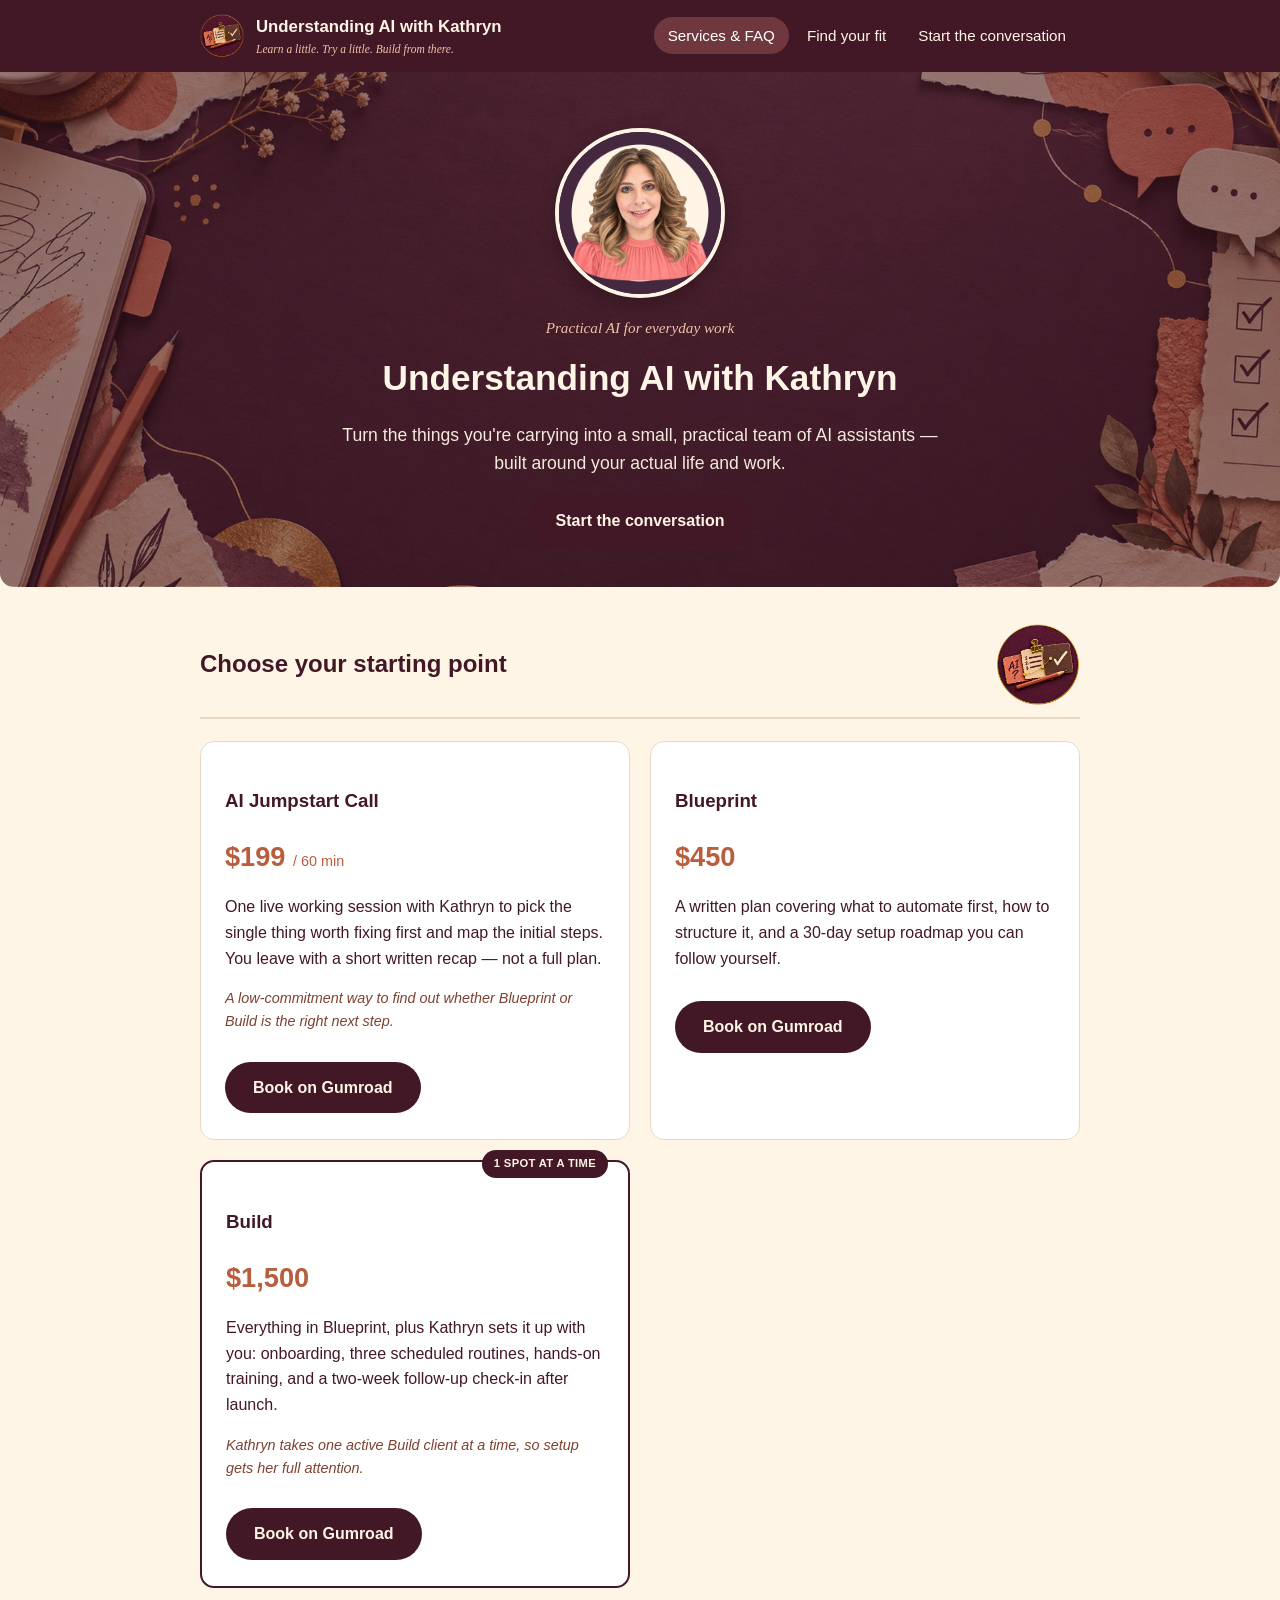
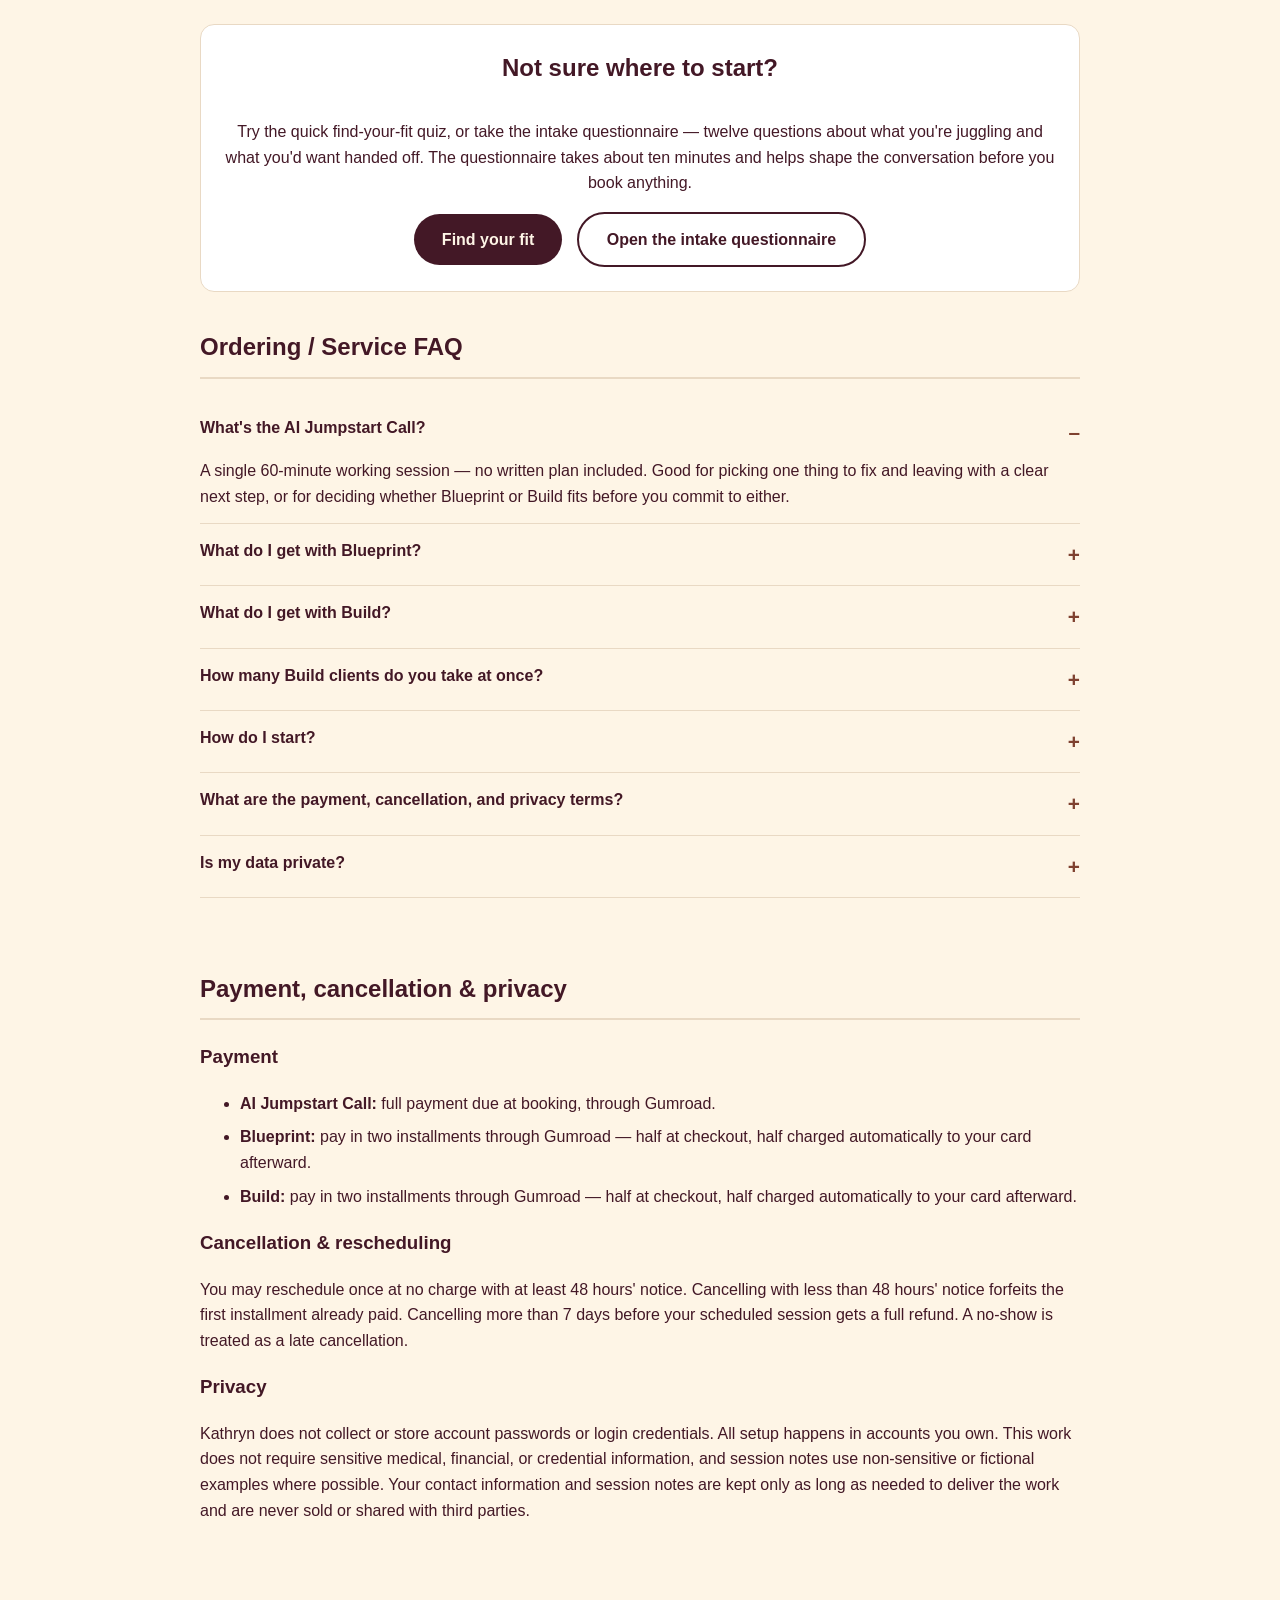
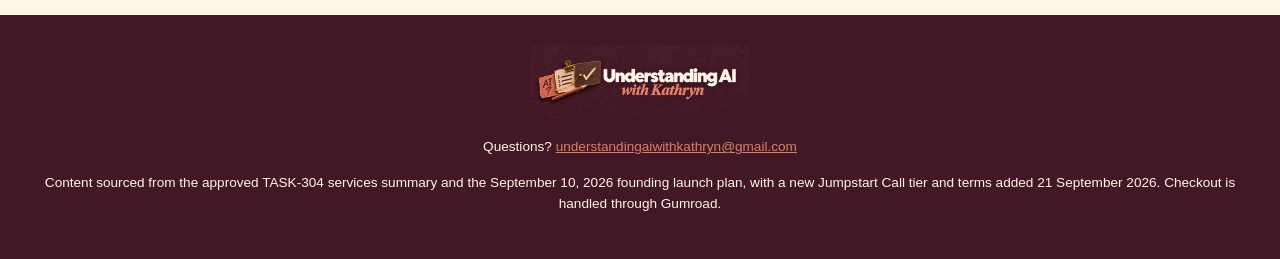
<file: index.html>
<!DOCTYPE html>
<html lang="en">
<head>
<meta charset="UTF-8">
<meta name="viewport" content="width=device-width, initial-scale=1.0">
<title>Understanding AI with Kathryn — AI Consulting</title>
<meta name="description" content="Practical AI consulting with Kathryn — book a Jumpstart Call, Blueprint, or Build.">
<meta name="robots" content="noindex, nofollow">
<meta property="og:title" content="Understanding AI with Kathryn">
<meta property="og:description" content="Practical AI help for your everyday life and business.">
<meta property="og:image" content="https://understanding-ai-with-kathryn.github.io/assets/uaiwk-share-preview-2026-10.png">
<meta property="og:image:type" content="image/png">
<meta property="og:image:width" content="1200">
<meta property="og:image:height" content="630">
<meta property="og:image:alt" content="Understanding AI with Kathryn: Practical AI help for your everyday life and business.">
<meta name="twitter:image" content="https://understanding-ai-with-kathryn.github.io/assets/uaiwk-share-preview-2026-10.png">
<meta name="twitter:image:alt" content="Understanding AI with Kathryn: Practical AI help for your everyday life and business.">
<meta name="twitter:description" content="Practical AI help for your everyday life and business.">
<meta property="og:type" content="website">
<meta name="twitter:card" content="summary_large_image">
<link rel="icon" href="assets/uaiwk-icon.png">
<link rel="stylesheet" href="assets/brand.css">
</head>
<body>
<a class="skip-link" href="#main">Skip to main content</a>

<header class="site-header">
  <div class="bar">
    <a class="brand-lockup" href="index.html">
      <img src="assets/uaiwk-icon.png" alt="Understanding AI with Kathryn logo">
      <span>
        <span class="name">Understanding AI with Kathryn</span>
        <span class="subline">Learn a little. Try a little. Build from there.</span>
      </span>
    </a>
    <button class="nav-toggle" type="button" aria-controls="primary-nav">Menu</button>
    <nav class="primary-nav" id="primary-nav" aria-label="Primary">
      <ul>
        <li><a href="index.html" aria-current="page">Services &amp; FAQ</a></li>
        <li><a href="find-your-fit.html">Find your fit</a></li>
        <li><a href="intake.html">Start the conversation</a></li>
      </ul>
    </nav>
  </div>
</header>

<main id="main">

  <section class="hero">
    <div class="wrap">
      <img class="hero-portrait" src="assets/kathryn-portrait.png" alt="Illustrated portrait of Kathryn">
      <div class="eyebrow italic-accent">Practical AI for everyday work</div>
      <h1>Understanding AI with Kathryn</h1>
      <p class="lede">Turn the things you're carrying into a small, practical team of AI assistants — built around your actual life and work.</p>
      <a class="btn" href="intake.html">Start the conversation</a>
    </div>
  </section>

  <div class="wrap">

    <section aria-labelledby="tiers-heading">
      <div class="tiers-heading-row">
        <h2 id="tiers-heading">Choose your starting point</h2>
        <img class="ai-steps-badge" src="assets/ai-steps-badge.png" alt="" aria-hidden="true">
      </div>
      <div class="tiers">
        <div class="tier">
          <h3>AI Jumpstart Call</h3>
          <p class="price">$199 <span style="font-size:.9rem;font-weight:normal;">/ 60 min</span></p>
          <p>One live working session with Kathryn to pick the single thing worth fixing first and map the initial steps. You leave with a short written recap — not a full plan.</p>
          <p style="font-style:italic;color:var(--brown);font-size:.9rem;">A low-commitment way to find out whether Blueprint or Build is the right next step.</p>
          <a class="btn" href="https://5730209363753.gumroad.com/l/ai-jumpstart-call" style="display:inline-block;margin-top:14px;">Book on Gumroad</a>
        </div>
        <div class="tier">
          <h3>Blueprint</h3>
          <p class="price">$450</p>
          <p>A written plan covering what to automate first, how to structure it, and a 30-day setup roadmap you can follow yourself.</p>
          <a class="btn" href="https://5730209363753.gumroad.com/l/blueprint" style="display:inline-block;margin-top:14px;">Book on Gumroad</a>
        </div>
        <div class="tier build">
          <span class="spot-badge">1 spot at a time</span>
          <h3>Build</h3>
          <p class="price">$1,500</p>
          <p>Everything in Blueprint, plus Kathryn sets it up with you: onboarding, three scheduled routines, hands-on training, and a two-week follow-up check-in after launch.</p>
          <p style="font-style:italic;color:var(--brown);font-size:.9rem;">Kathryn takes one active Build client at a time, so setup gets her full attention.</p>
          <a class="btn" href="https://5730209363753.gumroad.com/l/build" style="display:inline-block;margin-top:14px;">Book on Gumroad</a>
        </div>
      </div>
    </section>

    <section aria-labelledby="intake-cta-heading" class="card" style="text-align:center;">
      <h2 id="intake-cta-heading" style="border:none;">Not sure where to start?</h2>
      <p>Try the quick find-your-fit quiz, or take the intake questionnaire — twelve questions about what you're juggling and what you'd want handed off. The questionnaire takes about ten minutes and helps shape the conversation before you book anything.</p>
      <a class="btn" href="find-your-fit.html">Find your fit</a>
      <a class="btn ghost" href="intake.html" style="margin-left:10px;">Open the intake questionnaire</a>
    </section>

    <section aria-labelledby="faq-heading">
      <h2 id="faq-heading">Ordering / Service FAQ</h2>

      <details class="faq-item" open>
        <summary>What's the AI Jumpstart Call?</summary>
        <p>A single 60-minute working session — no written plan included. Good for picking one thing to fix and leaving with a clear next step, or for deciding whether Blueprint or Build fits before you commit to either.</p>
      </details>
      <details class="faq-item">
        <summary>What do I get with Blueprint?</summary>
        <p>A written plan covering your client journey, onboarding boundaries, and a 30-day setup plan — yours to implement on your own timeline.</p>
      </details>
      <details class="faq-item">
        <summary>What do I get with Build?</summary>
        <p>Everything in Blueprint, plus Kathryn's direct setup work: three scheduled routines built and running, a training walkthrough, a welcome and setup record, and a two-week follow-up to catch anything that needs adjusting.</p>
      </details>
      <details class="faq-item">
        <summary>How many Build clients do you take at once?</summary>
        <p>One at a time, so each setup gets full attention before the next one starts.</p>
      </details>
      <details class="faq-item">
        <summary>How do I start?</summary>
        <p>Choose a tier above and book it through Gumroad, or email <a href="mailto:understandingaiwithkathryn@gmail.com">understandingaiwithkathryn@gmail.com</a> first if you'd rather talk it through. You can also fill out the <a href="intake.html">intake questionnaire</a> before or after booking — it emails your answers to Kathryn, but booking and payment only happen through Gumroad.</p>
      </details>
      <details class="faq-item">
        <summary>What are the payment, cancellation, and privacy terms?</summary>
        <p>See the full terms below before you book; email Kathryn first if anything is unclear.</p>
      </details>
      <details class="faq-item">
        <summary>Is my data private?</summary>
        <p>Setup happens in accounts you own and control. Kathryn doesn't ask for or store your passwords or account credentials, and this work does not require sensitive medical, financial, or credential information. Full written privacy terms are below.</p>
      </details>
    </section>

    <section aria-labelledby="terms-heading">
      <h2 id="terms-heading">Payment, cancellation &amp; privacy</h2>

      <h3>Payment</h3>
      <ul class="plain">
        <li><strong>AI Jumpstart Call:</strong> full payment due at booking, through Gumroad.</li>
        <li><strong>Blueprint:</strong> pay in two installments through Gumroad — half at checkout, half charged automatically to your card afterward.</li>
        <li><strong>Build:</strong> pay in two installments through Gumroad — half at checkout, half charged automatically to your card afterward.</li>
      </ul>

      <h3>Cancellation &amp; rescheduling</h3>
      <p>You may reschedule once at no charge with at least 48 hours' notice. Cancelling with less than 48 hours' notice forfeits the first installment already paid. Cancelling more than 7 days before your scheduled session gets a full refund. A no-show is treated as a late cancellation.</p>

      <h3>Privacy</h3>
      <p>Kathryn does not collect or store account passwords or login credentials. All setup happens in accounts you own. This work does not require sensitive medical, financial, or credential information, and session notes use non-sensitive or fictional examples where possible. Your contact information and session notes are kept only as long as needed to deliver the work and are never sold or shared with third parties.</p>
    </section>

  </div>
</main>

<footer class="site-footer">
  <img class="footer-logo" src="assets/footer-logo.jpg" alt="Understanding AI with Kathryn">
  <p>Questions? <a href="mailto:understandingaiwithkathryn@gmail.com">understandingaiwithkathryn@gmail.com</a></p>
  <p>Content sourced from the approved TASK-304 services summary and the September 10, 2026 founding launch plan, with a new Jumpstart Call tier and terms added 21 September 2026. Checkout is handled through Gumroad.</p>
</footer>

<script src="assets/site.js"></script>
</body>
</html>
</file>
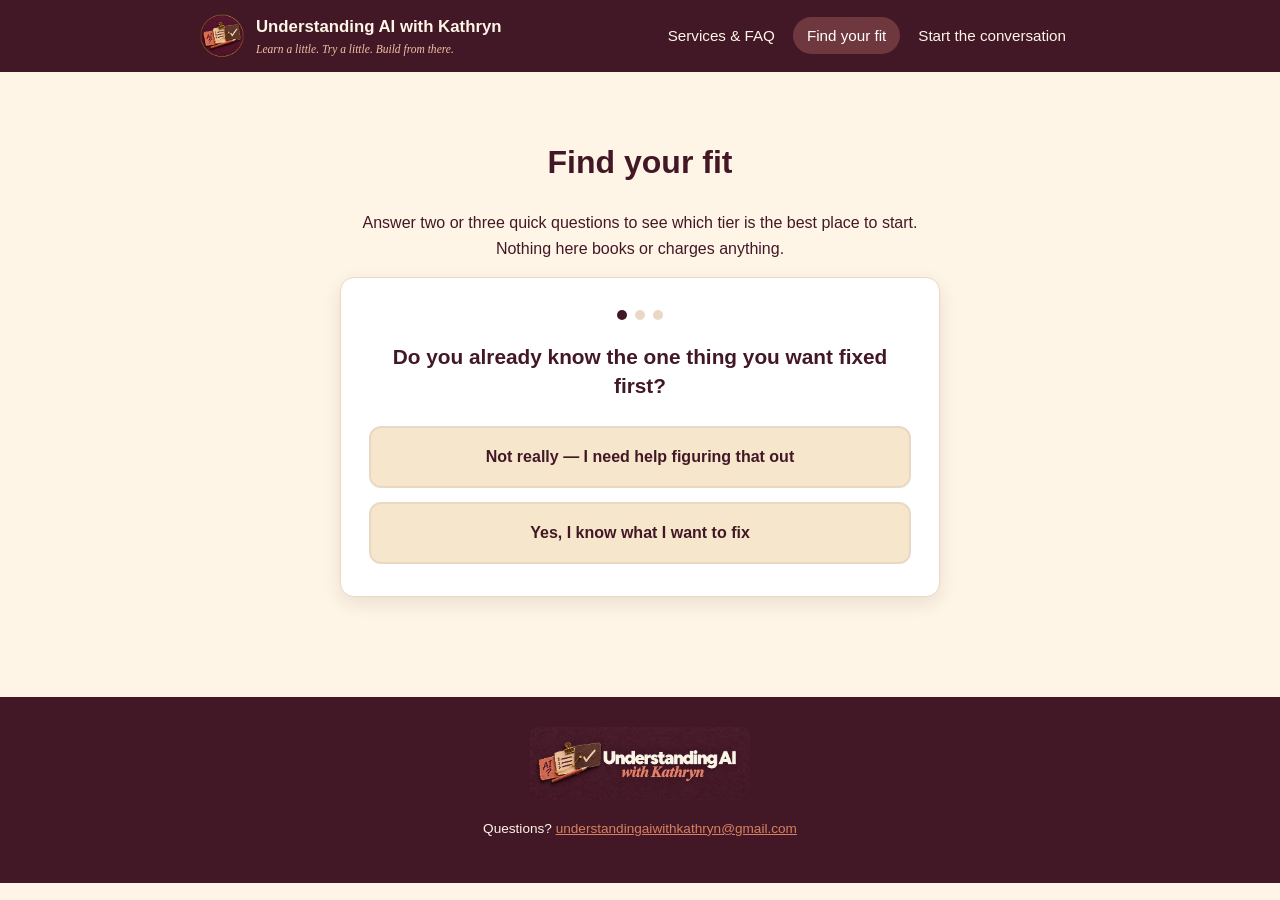
<file: find-your-fit.html>
<!DOCTYPE html>
  <html lang="en">
  <head>
  <meta charset="UTF-8">
  <meta name="viewport" content="width=device-width, initial-scale=1.0">
  <title>Find your fit — Understanding AI with Kathryn</title>
  <meta name="description" content="Answer a couple of quick questions to see which Understanding AI with Kathryn tier fits you best.">
  <meta name="robots" content="noindex, nofollow">
  <meta property="og:title" content="Understanding AI with Kathryn">
  <meta property="og:description" content="Practical AI help for your everyday life and business.">
  <meta property="og:image" content="https://understanding-ai-with-kathryn.github.io/assets/uaiwk-share-preview-2026-10.png">
  <meta property="og:image:type" content="image/png">
  <meta property="og:image:width" content="1200">
  <meta property="og:image:height" content="630">
  <meta property="og:image:alt" content="Understanding AI with Kathryn: Practical AI help for your everyday life and business.">
  <meta name="twitter:image" content="https://understanding-ai-with-kathryn.github.io/assets/uaiwk-share-preview-2026-10.png">
  <meta name="twitter:image:alt" content="Understanding AI with Kathryn: Practical AI help for your everyday life and business.">
  <meta name="twitter:description" content="Practical AI help for your everyday life and business.">
  <meta property="og:type" content="website">
  <meta name="twitter:card" content="summary_large_image">
  <link rel="icon" href="assets/uaiwk-icon.png">
  <link rel="stylesheet" href="assets/brand.css">
  <style>
    .quiz-wrap{max-width:640px;margin:0 auto;padding:44px 20px 60px;}
  .quiz-card{
        background:#fff;
        border:1px solid var(--border);
    border-radius:var(--radius);
    padding:32px 28px;
    text-align:center;
    box-shadow:0 6px 18px rgba(67,24,38,.10);
}
  .quiz-progress{
        display:flex;
    justify-content:center;
    gap:8px;
    margin-bottom:22px;
}
  .quiz-progress span{
        width:10px;height:10px;border-radius:50%;
    background:var(--border);
    display:inline-block;
}
  .quiz-progress span.done{background:var(--coral-deep);}
  .quiz-progress span.current{background:var(--plum);}
  .quiz-question{
        font-size:1.3rem;
    font-weight:bold;
    color:var(--plum);
    margin:0 0 26px;
    line-height:1.4;
}
  .quiz-options{
        display:flex;
    flex-direction:column;
    gap:14px;
}
  .quiz-option{
        display:block;
    width:100%;
    background:var(--cream-deep);
    border:2px solid var(--border);
    border-radius:12px;
    padding:16px 20px;
    font:inherit;
    font-weight:bold;
    color:var(--plum);
    cursor:pointer;
    text-align:center;
    transition:background .15s, border-color .15s;
}
  .quiz-option:hover{
        background:#fff;
            border-color:var(--plum);
  }
  .quiz-back{
        display:inline-block;
    margin-top:22px;
    font-size:.9rem;
    color:var(--brown);
    background:none;
    border:none;
    cursor:pointer;
    text-decoration:underline;
    font-family:inherit;
}
  .quiz-result .spot-badge-inline{
        display:inline-block;
    background:var(--plum);
    color:var(--cream);
    font-size:.72rem;
    font-weight:bold;
    text-transform:uppercase;
    letter-spacing:.03em;
    padding:5px 12px;
    border-radius:999px;
    margin-bottom:14px;
  }
  .quiz-result h2{
    border:none;
    margin:0 0 6px;
}
  .quiz-result .price{
    font-size:1.6rem;
    font-weight:bold;
    color:var(--coral-deep);
    margin:0 0 14px;
  }
  .quiz-result p.desc{margin:0 0 22px;}
  .quiz-result .btn{margin:6px;}
  .quiz-restart{
        display:block;
    margin-top:18px;
    font-size:.9rem;
    color:var(--brown);
}
    </style>
      </head>
      <body>
      <a class="skip-link" href="#main">Skip to main content</a>

      <header class="site-header">
        <div class="bar">
          <a class="brand-lockup" href="index.html">
            <img src="assets/uaiwk-icon.png" alt="Understanding AI with Kathryn logo">
            <span>
              <span class="name">Understanding AI with Kathryn</span>
        <span class="subline">Learn a little. Try a little. Build from there.</span>
      </span>
    </a>
          <button class="nav-toggle" type="button" aria-controls="primary-nav">Menu</button>
          <nav class="primary-nav" id="primary-nav" aria-label="Primary">
            <ul>
              <li><a href="index.html">Services &amp; FAQ</a></li>
              <li><a href="find-your-fit.html" aria-current="page">Find your fit</a></li>
        <li><a href="intake.html">Start the conversation</a></li>
      </ul>
    </nav>
  </div>
</header>

      <main id="main">
        <div class="quiz-wrap">
          <h1 style="text-align:center;">Find your fit</h1>
    <p style="text-align:center;">Answer two or three quick questions to see which tier is the best place to start. Nothing here books or charges anything.</p>

          <div class="quiz-card" id="quiz-card"></div>
        </div>
      </main>

      <footer class="site-footer">
        <img class="footer-logo" src="assets/footer-logo.jpg" alt="Understanding AI with Kathryn">
        <p>Questions? <a href="mailto:understandingaiwithkathryn@gmail.com">understandingaiwithkathryn@gmail.com</a></p>
      </footer>

      <script src="assets/site.js"></script>
      <script>
      (function () {
        "use strict";

  var TIERS = {
    jumpstart: {
      badge: "Start here",
              name: "AI Jumpstart Call",
              price: "$199 <span style=\"font-size:.9rem;font-weight:normal;\">/ 60 min</span>",
              desc: "One live working session with Kathryn to pick the single thing worth fixing first and map the initial steps. A low-commitment way to find out whether Blueprint or Build is the right next step.",
              link: "https://5730209363753.gumroad.com/l/ai-jumpstart-call"
        },
            blueprint: {
      badge: "Sounds like you",
              name: "Blueprint",
              price: "$450",
              desc: "A written plan covering what to automate first, how to structure it, and a 30-day setup roadmap you can follow yourself.",
              link: "https://5730209363753.gumroad.com/l/blueprint"
        },
            build: {
      badge: "1 spot at a time",
              name: "Build",
              price: "$1,500",
              desc: "Everything in Blueprint, plus Kathryn sets it up with you: onboarding, three scheduled routines, hands-on training, and a two-week follow-up check-in after launch.",
              link: "https://5730209363753.gumroad.com/l/build"
        }
    };

  // Each node is either a question ({q, options:[{label,to}]}) or a result ({result: tierKey}).
  var NODES = {
    start: {
      q: "Do you already know the one thing you want fixed first?",
              options: [
        { label: "Not really — I need help figuring that out", to: "result-jumpstart" },
{ label: "Yes, I know what I want to fix", to: "know-plan-vs-build" }
      ]
  },
    "know-plan-vs-build": {
      q: "Would you rather follow a written plan yourself, or have Kathryn set it up with you hands-on?",
              options: [
        { label: "I'll follow a plan myself", to: "result-blueprint" },
{ label: "I'd like hands-on help setting it up", to: "build-check" }
      ]
    },
    "build-check": {
      q: "Build includes onboarding, three scheduled routines, training, and a follow-up check-in — and Kathryn only takes one Build client at a time. Still want that level of hands-on setup?",
              options: [
        { label: "Yes, that's what I want", to: "result-build" },
{ label: "Actually, just the written plan is fine", to: "result-blueprint" }
      ]
    },
    "result-jumpstart": { result: "jumpstart" },
    "result-blueprint": { result: "blueprint" },
          "result-build": { result: "build" }
                        };

  var history = ["start"];
  var card = document.getElementById("quiz-card");

  function totalSteps() {
        return 3; // longest path through the tree
  }

  function renderProgress(stepIndex) {
        var dots = "";
    for (var i = 0; i < totalSteps(); i++) {
      var cls = i < stepIndex ? "done" : (i === stepIndex ? "current" : "");
      dots += '<span class="' + cls + '"></span>';
    }
    return '<div class="quiz-progress" aria-hidden="true">' + dots + "</div>";
  }

  function renderQuestion(nodeKey) {
        var node = NODES[nodeKey];
    var stepIndex = history.length - 1;
    var html = renderProgress(stepIndex);
    html += '<p class="quiz-question">' + node.q + "</p>";
    html += '<div class="quiz-options">';
    node.options.forEach(function (opt) {
            html += '<button type="button" class="quiz-option" data-to="' + opt.to + '">' + opt.label + "</button>";
    });
    html += "</div>";
    if (history.length > 1) {
      html += '<button type="button" class="quiz-back" id="quiz-back-btn">&larr; Back</button>';
    }
    card.innerHTML = html;

    Array.prototype.forEach.call(card.querySelectorAll(".quiz-option"), function (btn) {
            btn.addEventListener("click", function () {
                      var to = btn.getAttribute("data-to");
        history.push(to);
        render();
            });
    });
    var backBtn = document.getElementById("quiz-back-btn");
    if (backBtn) {
      backBtn.addEventListener("click", function () {
                history.pop();
        render();
      });
    }
  }

  function renderResult(nodeKey) {
        var tierKey = NODES[nodeKey].result;
    var tier = TIERS[tierKey];
    var html = '<div class="quiz-result">';
    html += '<span class="spot-badge-inline">' + tier.badge + "</span>";
    html += "<h2>" + tier.name + "</h2>";
    html += '<p class="price">' + tier.price + "</p>";
    html += '<p class="desc">' + tier.desc + "</p>";
    html += '<a class="btn" href="' + tier.link + '">Book on Gumroad</a>';
    html += ' <a class="btn ghost" href="index.html">See all tiers &amp; FAQ</a>';
    html += '<a href="#" class="quiz-restart" id="quiz-restart-btn">Start over</a>';
    html += "</div>";
    card.innerHTML = html;

    document.getElementById("quiz-restart-btn").addEventListener("click", function (e) {
            e.preventDefault();
      history = ["start"];
      render();
    });
  }

  function render() {
        var nodeKey = history[history.length - 1];
    var node = NODES[nodeKey];
    if (node.result) {
      renderResult(nodeKey);
    } else {
      renderQuestion(nodeKey);
    }
  }

  document.addEventListener("DOMContentLoaded", function () {
        render();
  });
                        })();
</script>
  </body>
  </html>
</file>
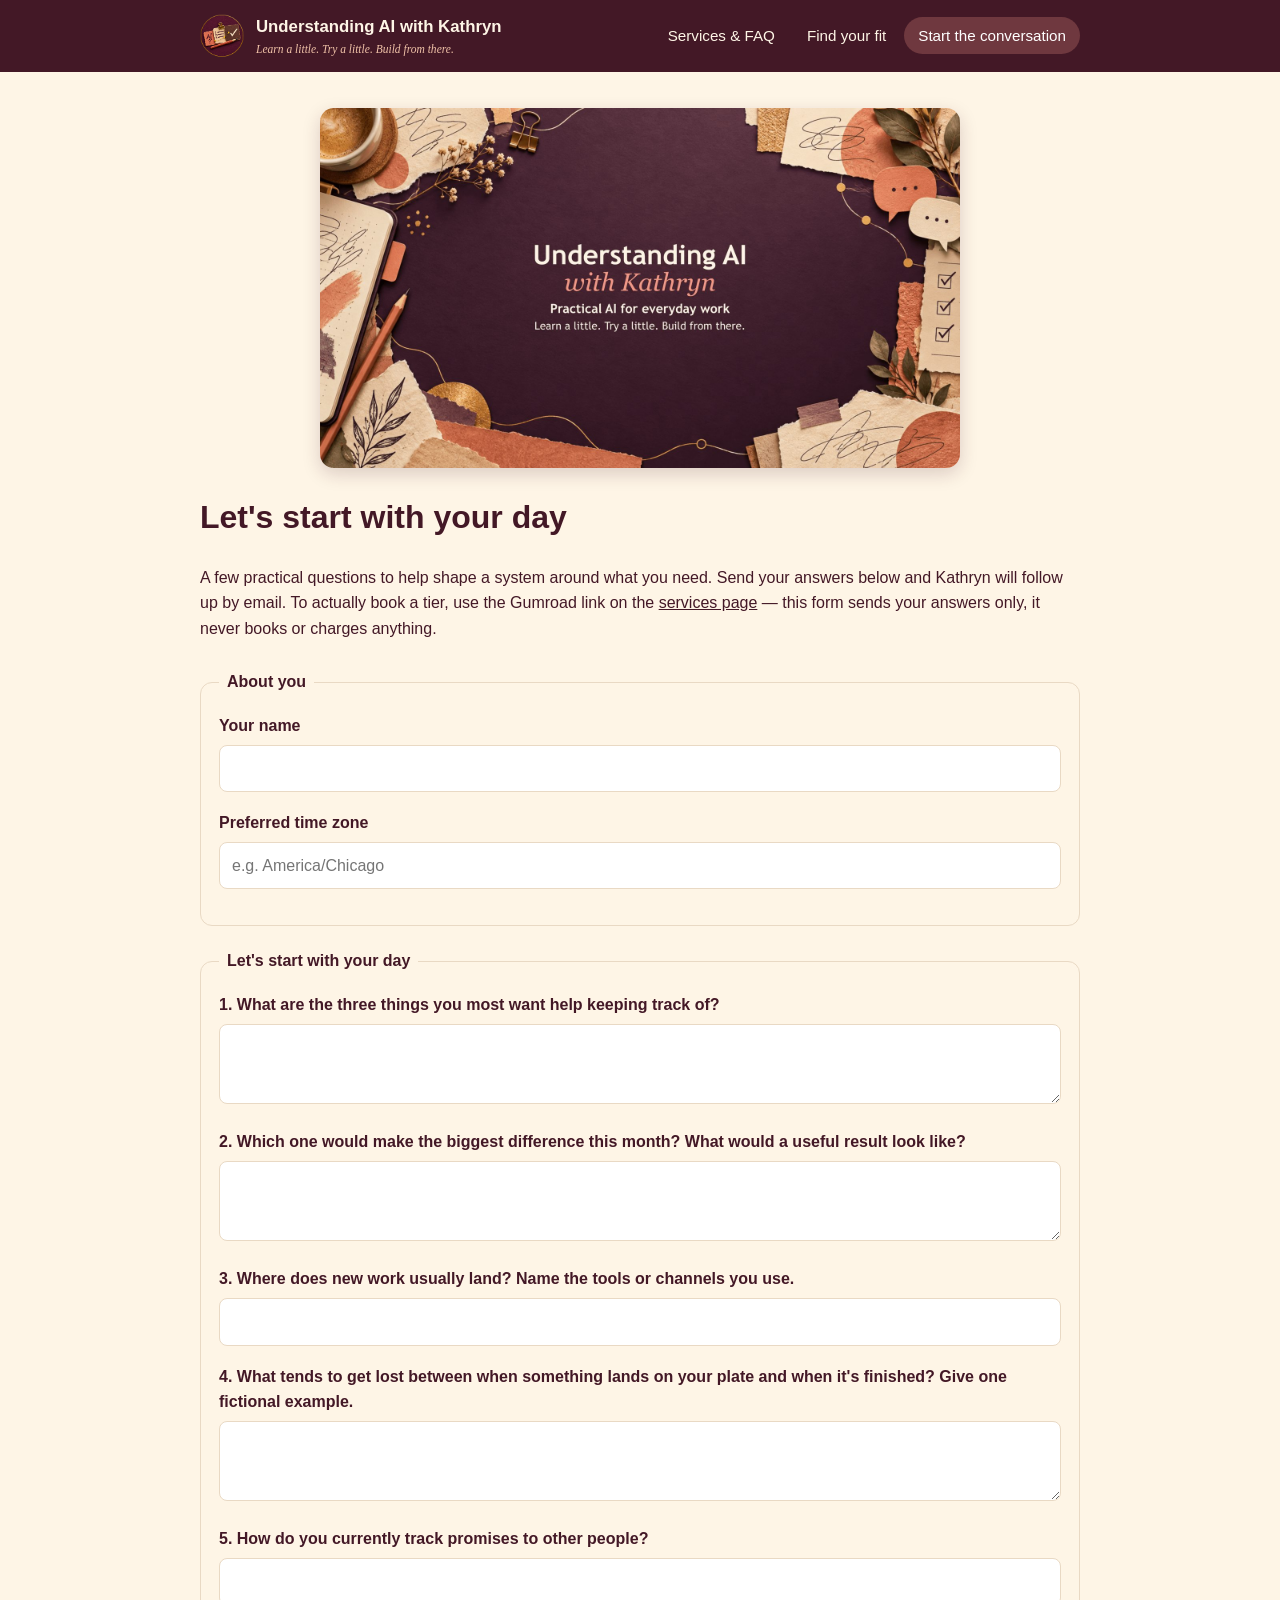
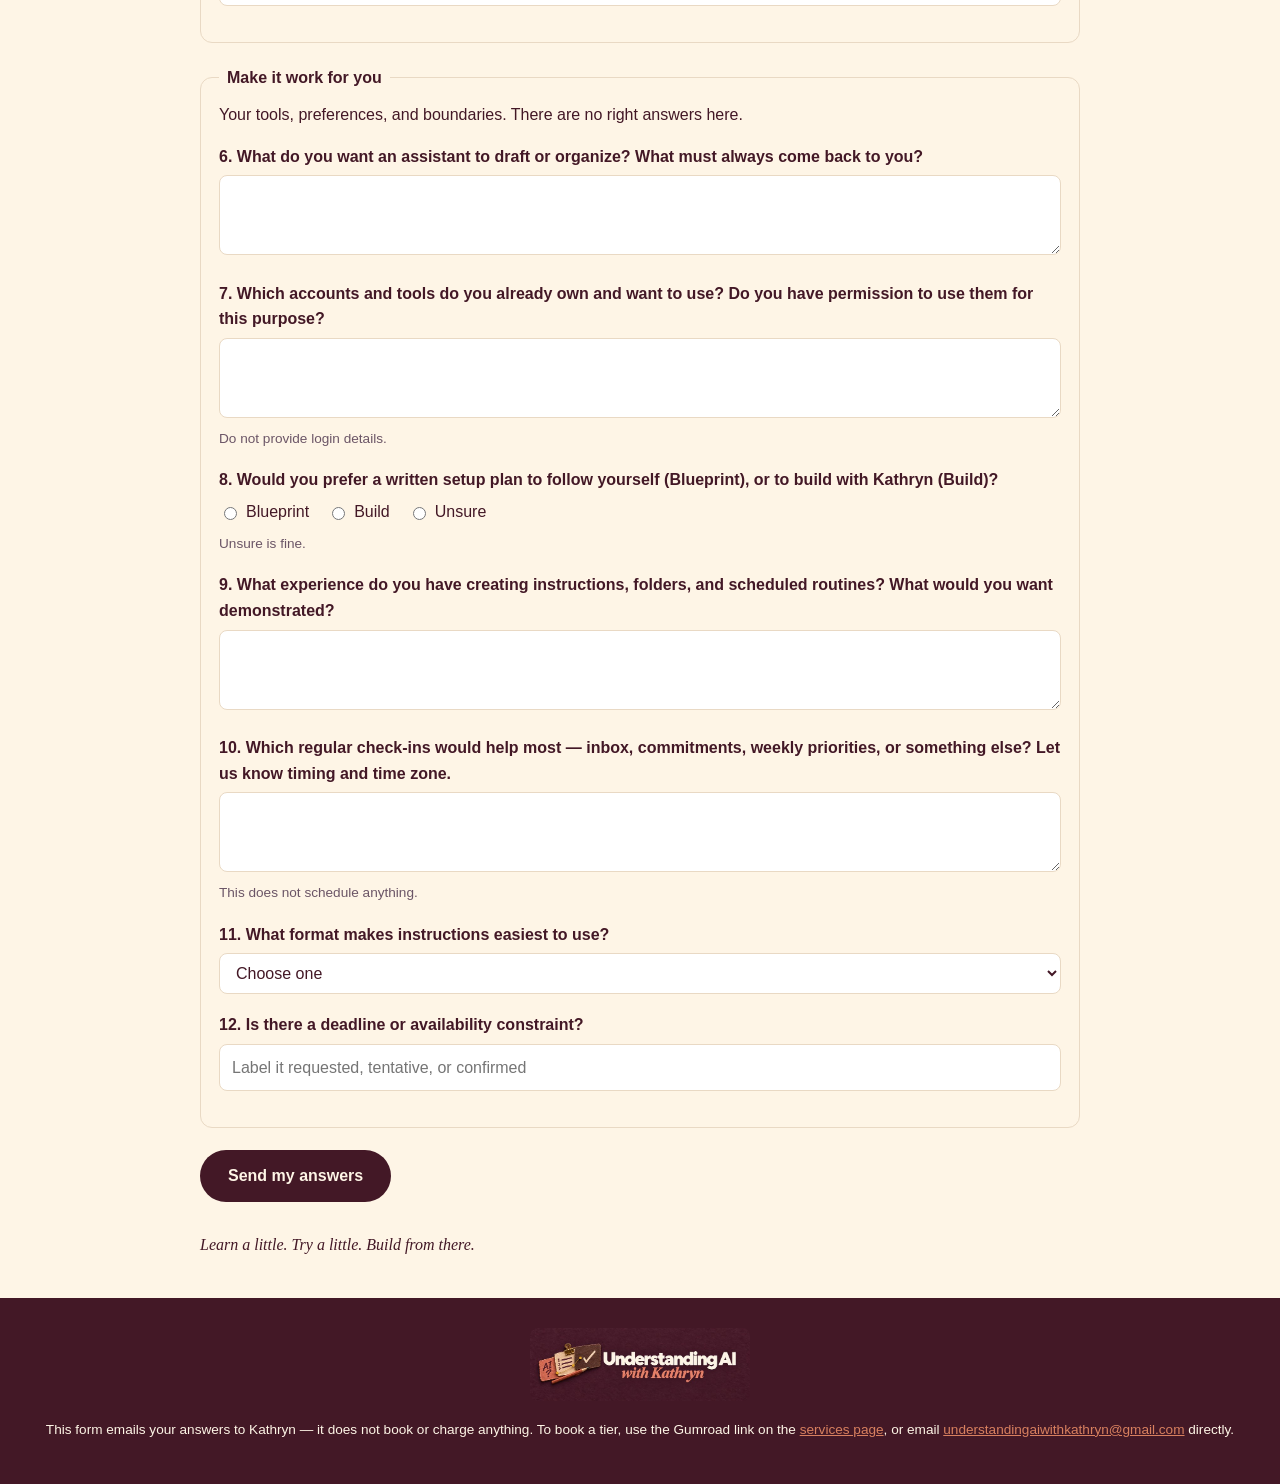
<file: intake.html>
<!DOCTYPE html>
<html lang="en">
<head>
<meta charset="UTF-8">
<meta name="viewport" content="width=device-width, initial-scale=1.0">
<title>Start the conversation — Understanding AI with Kathryn</title>
<meta name="description" content="Start the conversation with Kathryn about your AI setup.">
<meta name="robots" content="noindex, nofollow">
<meta property="og:title" content="Understanding AI with Kathryn">
<meta property="og:description" content="Practical AI help for your everyday life and business.">
<meta property="og:image" content="https://understanding-ai-with-kathryn.github.io/assets/uaiwk-share-preview-2026-10.png">
<meta property="og:image:type" content="image/png">
<meta property="og:image:width" content="1200">
<meta property="og:image:height" content="630">
<meta property="og:image:alt" content="Understanding AI with Kathryn: Practical AI help for your everyday life and business.">
<meta name="twitter:image" content="https://understanding-ai-with-kathryn.github.io/assets/uaiwk-share-preview-2026-10.png">
<meta name="twitter:image:alt" content="Understanding AI with Kathryn: Practical AI help for your everyday life and business.">
<meta name="twitter:description" content="Practical AI help for your everyday life and business.">
<meta property="og:type" content="website">
<meta name="twitter:card" content="summary_large_image">
<link rel="icon" href="assets/uaiwk-icon.png">
<link rel="stylesheet" href="assets/brand.css">
</head>
<body>
<a class="skip-link" href="#main">Skip to main content</a>

<header class="site-header">
  <div class="bar">
    <a class="brand-lockup" href="index.html">
      <img src="assets/uaiwk-icon.png" alt="Understanding AI with Kathryn logo">
      <span>
        <span class="name">Understanding AI with Kathryn</span>
        <span class="subline">Learn a little. Try a little. Build from there.</span>
      </span>
    </a>
    <button class="nav-toggle" type="button" aria-controls="primary-nav">Menu</button>
    <nav class="primary-nav" id="primary-nav" aria-label="Primary">
      <ul>
        <li><a href="index.html">Services &amp; FAQ</a></li>
        <li><a href="find-your-fit.html">Find your fit</a></li>
        <li><a href="intake.html" aria-current="page">Start the conversation</a></li>
      </ul>
    </nav>
  </div>
</header>

<main id="main">
  <div class="wrap" style="padding-top:36px;">

    <img class="section-banner" src="assets/intake-banner.jpg" alt="Two women exploring an idea together at a welcoming table">
    <h1>Let's start with your day</h1>
    <p>A few practical questions to help shape a system around what you need. Send your answers below and Kathryn will follow up by email. To actually book a tier, use the Gumroad link on the <a href="index.html">services page</a> — this form sends your answers only, it never books or charges anything.</p>

    <form data-real-form action="https://formsubmit.co/ajax/understandingaiwithkathryn@gmail.com" method="POST" style="margin-top:28px;">
      <input type="hidden" name="_subject" value="New intake questionnaire — Understanding AI with Kathryn">
      <input type="hidden" name="_template" value="table">
      <input type="hidden" name="_captcha" value="false">

      <fieldset>
        <legend>About you</legend>
        <div class="field">
          <label for="name">Your name</label>
          <input type="text" id="name" name="name" autocomplete="name">
        </div>
        <div class="field">
          <label for="timezone">Preferred time zone</label>
          <input type="text" id="timezone" name="timezone" placeholder="e.g. America/Chicago">
        </div>
      </fieldset>

      <fieldset>
        <legend>Let's start with your day</legend>

        <div class="field">
          <label for="q1">1. What are the three things you most want help keeping track of?</label>
          <textarea id="q1" name="q1"></textarea>
        </div>

        <div class="field">
          <label for="q2">2. Which one would make the biggest difference this month? What would a useful result look like?</label>
          <textarea id="q2" name="q2"></textarea>
        </div>

        <div class="field">
          <label for="q3">3. Where does new work usually land? Name the tools or channels you use.</label>
          <input type="text" id="q3" name="q3">
        </div>

        <div class="field">
          <label for="q4">4. What tends to get lost between when something lands on your plate and when it's finished? Give one fictional example.</label>
          <textarea id="q4" name="q4"></textarea>
        </div>

        <div class="field">
          <label for="q5">5. How do you currently track promises to other people?</label>
          <input type="text" id="q5" name="q5">
        </div>
      </fieldset>

      <fieldset>
        <legend>Make it work for you</legend>
        <p class="hint" style="margin:-6px 0 16px;">Your tools, preferences, and boundaries. There are no right answers here.</p>

        <div class="field">
          <label for="q6">6. What do you want an assistant to draft or organize? What must always come back to you?</label>
          <textarea id="q6" name="q6"></textarea>
        </div>

        <div class="field">
          <label for="q7">7. Which accounts and tools do you already own and want to use? Do you have permission to use them for this purpose?</label>
          <textarea id="q7" name="q7"></textarea>
          <span class="hint">Do not provide login details.</span>
        </div>

        <div class="field">
          <label id="q8-label">8. Would you prefer a written setup plan to follow yourself (Blueprint), or to build with Kathryn (Build)?</label>
          <div class="radio-row" role="radiogroup" aria-labelledby="q8-label">
            <label><input type="radio" name="q8" value="blueprint"> Blueprint</label>
            <label><input type="radio" name="q8" value="build"> Build</label>
            <label><input type="radio" name="q8" value="unsure"> Unsure</label>
          </div>
          <span class="hint">Unsure is fine.</span>
        </div>

        <div class="field">
          <label for="q9">9. What experience do you have creating instructions, folders, and scheduled routines? What would you want demonstrated?</label>
          <textarea id="q9" name="q9"></textarea>
        </div>

        <div class="field">
          <label for="q10">10. Which regular check-ins would help most — inbox, commitments, weekly priorities, or something else? Let us know timing and time zone.</label>
          <textarea id="q10" name="q10"></textarea>
          <span class="hint">This does not schedule anything.</span>
        </div>

        <div class="field">
          <label for="q11">11. What format makes instructions easiest to use?</label>
          <select id="q11" name="q11">
            <option value="">Choose one</option>
            <option value="checklist">Short checklist</option>
            <option value="worked-example">Worked example</option>
            <option value="walkthrough">Written walkthrough</option>
            <option value="combination">A combination</option>
          </select>
        </div>

        <div class="field">
          <label for="q12">12. Is there a deadline or availability constraint?</label>
          <input type="text" id="q12" name="q12" placeholder="Label it requested, tentative, or confirmed">
        </div>
      </fieldset>

      <button type="submit" class="btn">Send my answers</button>
      <div class="form-status" aria-live="polite"></div>
    </form>

    <p class="italic-accent" style="margin-top:30px;">Learn a little. Try a little. Build from there.</p>
  </div>
</main>

<footer class="site-footer">
  <img class="footer-logo" src="assets/footer-logo.jpg" alt="Understanding AI with Kathryn">
  <p>This form emails your answers to Kathryn — it does not book or charge anything. To book a tier, use the Gumroad link on the <a href="index.html">services page</a>, or email <a href="mailto:understandingaiwithkathryn@gmail.com">understandingaiwithkathryn@gmail.com</a> directly.</p>
</footer>

<script src="assets/site.js"></script>
</body>
</html>
</file>
<file: assets/brand.css>
/* Understanding AI with Kathryn — brand tokens
   Source: the actual UAIWK ENTITY/Logo + Social Media assets in Drive (sampled 21 Sept 2026),
   not the earlier TASK-420 channel-art placeholder. Trebuchet MS + Georgia Italic accents.
   Contrast checked: cream-on-plum ~14:1, coral-on-plum & plum-on-coral ~5.1:1 (AA),
   brown-on-cream ~7.2:1 (AAA). Coral is never used as small text on cream — brown or plum carry
   text there instead; coral is reserved for large/bold numerals and plum-backed badges. */

:root{
  --plum:#431826;
  --plum-soft:#5c2436;
  --cream:#FEF5E6;
  --cream-deep:#F5E6CC;
  --coral:#D8805F;
  --coral-deep:#B85E3E;
  --coral-hover:#8F4128; /* darker than coral-deep — used only where cream text sits on top of it */
  --brown:#7F4130;
  --gold:#C9962C;
  --ink:var(--plum);
  --border:#e9d9c4;
  --focus:#1d5fae; /* distinct, non-brand focus color so focus rings never disappear on coral/plum */
  --radius:14px;
  --max:920px;
}

*{box-sizing:border-box;}
html{scroll-behavior:smooth;}
body{
  margin:0;
  background:var(--cream);
  color:var(--ink);
  font-family:"Trebuchet MS","Segoe UI",Verdana,sans-serif;
  line-height:1.6;
  -webkit-font-smoothing:antialiased;
}

.italic-accent{
  font-family:Georgia,"Times New Roman",serif;
  font-style:italic;
}

a{color:var(--plum);}
a:not(.btn):hover{color:var(--brown);}

/* Visible on every interactive element — coral and plum both fail as focus rings in places, so focus always uses --focus */
:focus-visible{
  outline:3px solid var(--focus);
  outline-offset:2px;
  border-radius:4px;
}

.skip-link{
  position:absolute;
  left:-999px;
  top:auto;
  background:var(--plum);
  color:var(--cream);
  padding:12px 20px;
  border-radius:0 0 8px 0;
  z-index:1000;
}
.skip-link:focus{
  left:0;
  top:0;
}

.wrap{
  max-width:var(--max);
  margin:0 auto;
  padding:0 20px;
}

/* Site header / nav */
header.site-header{
  background:var(--plum);
  color:var(--cream);
}
header.site-header .bar{
  display:flex;
  align-items:center;
  justify-content:space-between;
  padding:14px 20px;
  max-width:var(--max);
  margin:0 auto;
}
.brand-lockup{
  display:flex;
  align-items:center;
  gap:12px;
  color:var(--cream);
  text-decoration:none;
}
.brand-lockup img{
  width:44px;
  height:44px;
  object-fit:contain;
}
.brand-lockup .name{
  font-weight:bold;
  font-size:1.05rem;
  line-height:1.15;
}
.brand-lockup .subline{
  display:block;
  font-family:Georgia,serif;
  font-style:italic;
  font-size:.72rem;
  color:#f0c2a8; /* lighter tint of coral — coral itself is a touch low-contrast at this size on plum */
  font-weight:normal;
}

nav.primary-nav ul{
  list-style:none;
  display:flex;
  gap:4px;
  margin:0;
  padding:0;
}
nav.primary-nav a{
  color:var(--cream);
  text-decoration:none;
  padding:10px 14px;
  border-radius:999px;
  font-size:.95rem;
}
nav.primary-nav a:hover,
nav.primary-nav a[aria-current="page"]{
  background:rgba(244,152,134,.25);
  color:#fff;
}

.nav-toggle{
  display:none;
  background:none;
  border:2px solid var(--coral);
  color:var(--cream);
  border-radius:8px;
  padding:8px 12px;
  font-size:1rem;
}

@media (max-width:720px){
  .nav-toggle{display:inline-block;}
  nav.primary-nav{
    display:none;
    width:100%;
  }
  nav.primary-nav.open{display:block;}
  nav.primary-nav ul{
    flex-direction:column;
    padding:10px 0 16px;
  }
  header.site-header .bar{flex-wrap:wrap;}
}

/* Hero */
.hero{
  padding:56px 20px 40px;
  text-align:center;
  background-image:linear-gradient(rgba(67,24,38,.55),rgba(67,24,38,.55)),url("hero-bg.jpg");
  background-size:cover;
  background-position:center;
  border-radius:0 0 var(--radius) var(--radius);
}
.hero .eyebrow{
  font-family:Georgia,serif;
  font-style:italic;
  color:#f0c2a8;
  margin-bottom:10px;
  font-size:.95rem;
}
.hero h1{
  font-size:2.2rem;
  margin:0 0 14px;
  color:var(--cream);
}
.hero p.lede{
  max-width:600px;
  margin:0 auto 18px;
  font-size:1.1rem;
  color:var(--cream);
  opacity:.95;
}
.hero-portrait{
  width:170px;
  height:170px;
  object-fit:cover;
  border-radius:50%;
  border:4px solid var(--cream);
  box-shadow:0 6px 18px rgba(0,0,0,.25);
  margin:0 auto 18px;
  display:block;
}
.trust-badge{
  display:inline-block;
  background:var(--coral);
  color:var(--plum);
  font-weight:bold;
  font-size:.85rem;
  padding:8px 18px;
  border-radius:999px;
}

main{display:block;}
section{padding:36px 0;}
h2{
  font-size:1.5rem;
  border-bottom:2px solid var(--border);
  padding-bottom:10px;
  margin:0 0 22px;
  color:var(--plum);
}
h3{color:var(--plum);}

.card{
  background:#fff;
  border:1px solid var(--border);
  border-radius:var(--radius);
  padding:24px;
}

.tiers{
  display:grid;
  grid-template-columns:1fr 1fr;
  gap:20px;
}
@media (max-width:640px){ .tiers{grid-template-columns:1fr;} }

.tier{
  position:relative;
  background:#fff;
  border:1px solid var(--border);
  border-radius:var(--radius);
  padding:26px 24px;
}
.tier.build{
  border:2px solid var(--plum);
}
.tier .spot-badge{
  position:absolute;
  top:-12px;
  right:20px;
  background:var(--plum);
  color:var(--cream);
  font-size:.7rem;
  font-weight:bold;
  text-transform:uppercase;
  letter-spacing:.03em;
  padding:5px 12px;
  border-radius:999px;
}
.tier .price{
  font-size:1.7rem;
  font-weight:bold;
  color:var(--coral-deep); /* large/bold text — 4.1–4.5:1 on white/cream clears the large-text AA floor */
  margin:2px 0 14px;
}

details.faq-item{
  border-bottom:1px solid var(--border);
  padding:14px 0;
}
details.faq-item summary{
  font-weight:bold;
  cursor:pointer;
  display:flex;
  justify-content:space-between;
  list-style:none;
}
details.faq-item summary::-webkit-details-marker{display:none;}
details.faq-item summary::after{
  content:"+";
  color:var(--brown);
  font-size:1.3rem;
  margin-left:12px;
}
details.faq-item[open] summary::after{content:"–";}
details.faq-item p{margin:10px 0 0;}

.notice{
  border:1px dashed var(--coral-deep);
  background:var(--cream-deep);
  border-radius:12px;
  padding:16px 18px;
  font-size:.92rem;
}
.notice strong{color:var(--plum);}

.notice.internal{
  border:2px solid var(--plum);
  background:var(--plum);
  color:var(--cream);
  padding:14px 18px;
  border-radius:10px;
  font-weight:bold;
  text-align:center;
}
.notice.internal a{color:var(--coral);}

/* Forms */
fieldset{
  border:1px solid var(--border);
  border-radius:12px;
  padding:18px;
  margin:0 0 22px;
}
legend{
  font-weight:bold;
  color:var(--plum);
  padding:0 8px;
}
.field{margin-bottom:18px;}
.field label{
  display:block;
  font-weight:bold;
  margin-bottom:6px;
}
.field .hint{
  display:block;
  font-weight:normal;
  font-size:.85rem;
  color:#6b5566;
  margin-top:2px;
}
input[type="text"],
input[type="date"],
input[type="time"],
select,
textarea{
  width:100%;
  font:inherit;
  padding:10px 12px;
  border:1px solid var(--border);
  border-radius:8px;
  background:#fff;
  color:var(--ink);
}
textarea{min-height:80px;resize:vertical;}
fieldset .radio-row{display:flex;gap:18px;flex-wrap:wrap;}
fieldset .radio-row label{
  font-weight:normal;
  display:flex;
  align-items:center;
  gap:6px;
}

.btn{
  display:inline-block;
  background:var(--plum);
  color:var(--cream);
  border:none;
  border-radius:999px;
  padding:13px 28px;
  font:inherit;
  font-weight:bold;
  cursor:pointer;
  text-decoration:none;
}
.btn:hover{background:var(--coral-hover);color:var(--cream);}
.btn.ghost{
  background:transparent;
  border:2px solid var(--plum);
  color:var(--plum);
}
.btn[disabled]{opacity:.5;cursor:not-allowed;}

.form-status{
  margin-top:16px;
  padding:14px 16px;
  border-radius:10px;
  background:var(--cream-deep);
  border:1px solid var(--coral-deep);
  display:none;
}
.form-status.show{display:block;}
.form-status[role="alert"]{font-weight:bold;}

.demo-flag{
  display:inline-block;
  background:var(--coral);
  color:var(--plum);
  font-size:.72rem;
  font-weight:bold;
  text-transform:uppercase;
  letter-spacing:.04em;
  padding:4px 10px;
  border-radius:999px;
  margin-bottom:10px;
}

footer.site-footer{
  background:var(--plum);
  color:var(--cream);
  padding:30px 20px;
  margin-top:40px;
  font-size:.85rem;
  text-align:center;
}
footer.site-footer a{color:var(--coral);}
footer.site-footer .footer-logo{
  display:block;
  width:220px;
  max-width:70%;
  margin:0 auto 18px;
  border-radius:8px;
}

/* Decorative section art */
.tiers-heading-row{
  display:flex;
  align-items:center;
  justify-content:space-between;
  gap:18px;
  flex-wrap:wrap;
  border-bottom:2px solid var(--border);
  padding-bottom:10px;
  margin:0 0 22px;
}
.tiers-heading-row h2{
  border:none;
  padding:0;
  margin:0;
}
.ai-steps-badge{
  width:84px;
  height:84px;
  object-fit:contain;
  border-radius:50%;
  flex-shrink:0;
}

.section-banner{
  width:100%;
  max-width:640px;
  display:block;
  margin:0 auto 24px;
  border-radius:var(--radius);
  box-shadow:0 6px 18px rgba(67,24,38,.18);
}

/* Internal workspace variant */
body.internal{
  background:#fbf2e4;
}
header.site-header.internal-header{
  background:var(--plum);
  border-bottom:5px solid var(--coral);
}
.internal-index-list{
  list-style:none;
  padding:0;
  display:grid;
  gap:14px;
}
.internal-index-list a{
  display:block;
  background:#fff;
  border:1px solid var(--border);
  border-radius:12px;
  padding:16px 18px;
  text-decoration:none;
  color:var(--plum);
  font-weight:bold;
}
.internal-index-list a:hover{border-color:var(--plum);}
.internal-index-list span{
  display:block;
  font-weight:normal;
  font-size:.85rem;
  color:#6b5566;
  margin-top:4px;
}

.table-wrap{
  overflow-x:auto;
  -webkit-overflow-scrolling:touch;
  margin:0 0 20px;
  border:1px solid transparent; /* gives focus-visible something to outline against */
}
.table-wrap table.record-table{margin-bottom:0;}

table.record-table{
  width:100%;
  border-collapse:collapse;
  margin:0 0 20px;
  font-size:.92rem;
}
table.record-table th,
table.record-table td{
  border:1px solid var(--border);
  padding:8px 10px;
  text-align:left;
  vertical-align:top;
}
table.record-table th{background:var(--cream-deep);}

ol.timeline li, ul.plain li{margin-bottom:8px;}

.breadcrumb{
  font-size:.85rem;
  margin-bottom:18px;
}
.breadcrumb a{color:var(--plum);}
</file>
